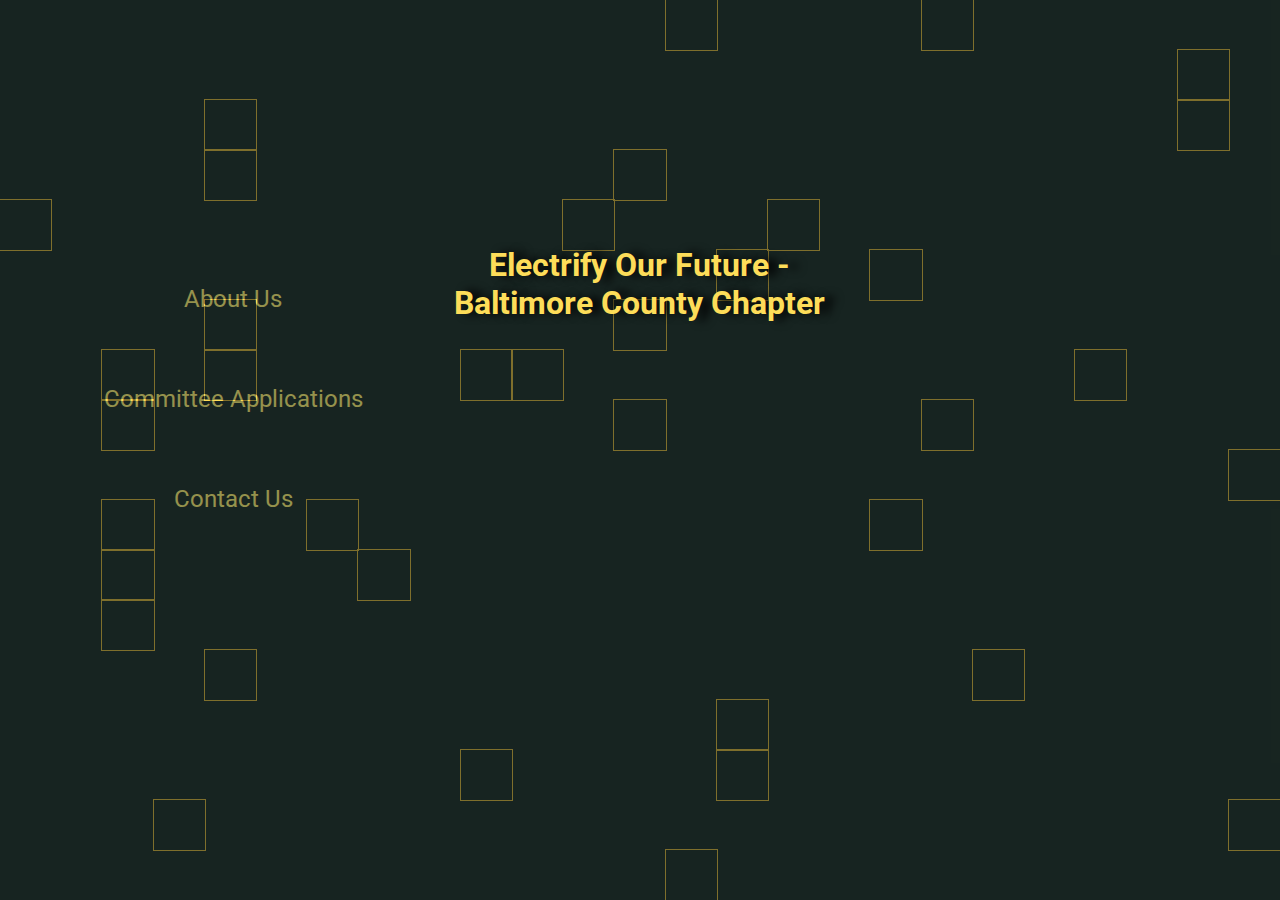
<file: index.html>
<!DOCTYPE html>

<html>
    <head>
        <meta charset="utf-8">
        <meta http-equiv="X-UA-Compatible" content="IE=edge">
        <title> Home </title>
        <meta name="viewport" content="width=device-width, initial-scale=1">
        <link rel="stylesheet" href="styles.css">
        <link rel="apple-touch-icon" sizes="180x180" href="apple-touch-icon.png">
        <link rel="icon" type="image/png" sizes="32x32" href="favicon-32x32.png">
        <link rel="icon" type="image/png" sizes="16x16" href="favicon-16x16.png">
        <link rel="manifest" href="/site.webmanifest">
        <link href="https://fonts.googleapis.com/css2?family=Roboto&display=swap" rel="stylesheet">
        <meta name="description" content="Electrify Our Future Baltimore County (EOFBaltco) is the Baltimore County chapter of the student-founded Maryland initiative to promote environmental sustainability through electrification.">
    </head>
    <body style="overflow:hidden;">
        <nav class="nav-bar" id="mobile-nav" style="background-color: black; display: none;">
            <div class="item left-side" id="lNav">
                <a class='no-style-link' href="about.html">About Us</a>
            </div>
            <div class="item center"> 
                <a class='no-style-link' href="committees.html">Commitee Applications</a>
            </div>
            <div class="item right-side" id="rNav" style="cursor:pointer">
                <a class='no-style-link' onclick="togglePopup('popup-contact')">Contact Us</a>

            </div>
        </nav>
        <div class="main-container">

 
            <div class="popup" id='popup-contact'>
                <div class="overlay" onclick="togglePopup('popup-contact')"></div>
                <div class="popup-content" id="popup-content" style="border-radius:12px;">
                    <div class="close-btn" onclick="togglePopup('popup-contact')">
                        &times;
                    </div>
                    <h1 style="font-size:20px; text-align:center;">Let's Talk</h1>
                    <form style="margin-top:0%; margin-bottom:auto; margin-left: auto; margin-right:auto; " class="contact-form" action="https://formsubmit.co/eofbaltimorecounty@outlook.com" method="POST">
                        <div>
                            <input type="hidden" name="_subject" value="New Email!">
                            <input type="hidden" name="_next" value="https://eofbaltco.netlify.app/form-success.html">
                            <input type="hidden" name="_captcha" value="false">
                            <input type="hidden" name="_template" value="table">
                            <input type="text" style=" padding-left: 5px; width: 30vh; height: 5vh; font-size:15px;" name="name" placeholder="Name" required>
                            <br><br>
                            
                            <input type="email" style="padding-left: 5px; width: 30vh; height: 5vh; font-size: 15px;" name="email" placeholder="Email Address" required>
                            <br><br>

                            <input type="text" style="padding-left: 5px; width: 30vh;height: 10vh; font-size: 15px; " name="message" placeholder="Message" required>
                            <!-- <br><br>
                            <form-label style="font-size: small;">
                                <input type="checkbox" name="tos" required>
                               I have read and agree to the <a class="no-style-link text-link" href="terms.html" target="_blank"> Terms of Service </a> 
                            </form-label> -->
                            <br><br>
                            <form-label  style="font-size: small;">
                                <input type="checkbox" name="privacy" required>
                                I have read and agree to the <a class="no-style-link text-link" href="privacy-policy.html" target="_blank"> Privacy Policy </a> 
                            </form-label>
                            <br><br>
                            <form-label style="font-size: small;">
                                <input type="checkbox" name="coppa" required>
                                I affirm that I am at least 13 years of age or have the consent of a parent/guardian (who has read and agreed to the <a class="no-style-link text-link" href="childrens-privacy-policy.html" target="_blank"> Children's Online Privacy Policy</a>) to submit this form.
                            </form-label>
                            <br><br>

                        </div>
        
                        <button style="width: 20vh; height: 5vh;font-weight: 600;justify-content:center; font-size:15px;  background-color: #fddd59; color:#2f4942; cursor: pointer;" type="submit">Send</button>
                        <h3>OR <br><br> Send us an email at <a class="no-style-link text-link" href="mailto:eofbaltimorecounty@outlook.com" target="_blank"> eofbaltimorecounty@outlook.com</a></h3>

                    </form>     
                </div>
            </div>
            <div class="landing-page">
                <div id="tiles" class="background" style="background-color: #2f4942"> <!--rgb(4,7,32)-->

                </div>
                
                <aside class="sidebar hover-anim" id="home-sidebar">
                    <ol>
                        <li><a class="no-style-link" href="about.html" style="color: #fddd59">About Us</a></li> <!--#8EE3F5-->
                        <li><a class="no-style-link" href="committees.html" style="color: #fddd59;">Committee Applications</a></li> <!--#8EE3F5-->
                        <li><a class="no-style-link" onclick="togglePopup('popup-contact')"style="cursor: pointer; color: #fddd59;" >Contact Us</a></li> <!--#8EE3F5-->
                    </ol>
                </aside>
                <div class="fadeIn-anim title-content">
                    <h1 style="color:#fddd59;"> Electrify Our Future - Baltimore County Chapter </h1> <!--#8EE3F5-->
                </div>
            </div>


        </div>
    </body>
</html>
<script src="tiles.js"></script>
<script src="general.js"></script>
<script src="devicecheck.js"></script>
<script>
    if (isMobile || isTablet){
        document.getElementById('home-sidebar').style.display = "none";
    }
</script>
</file>
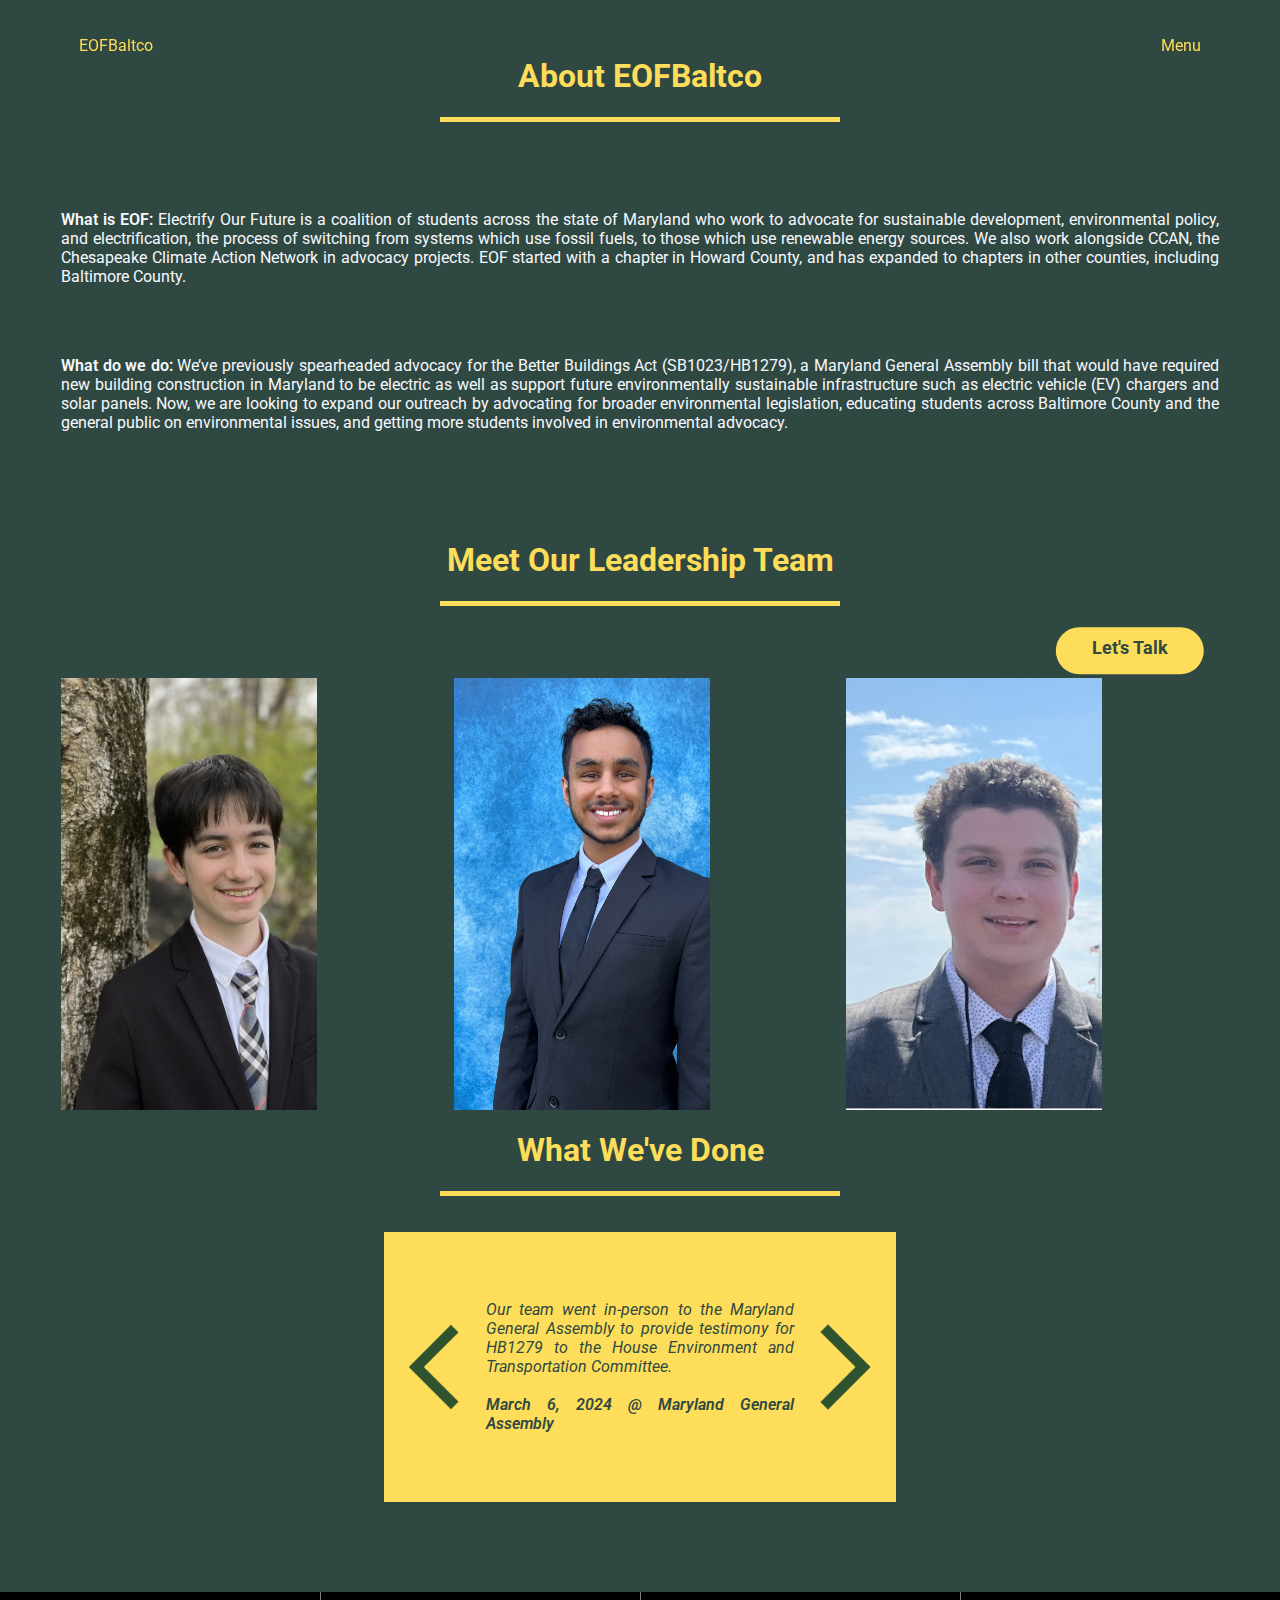
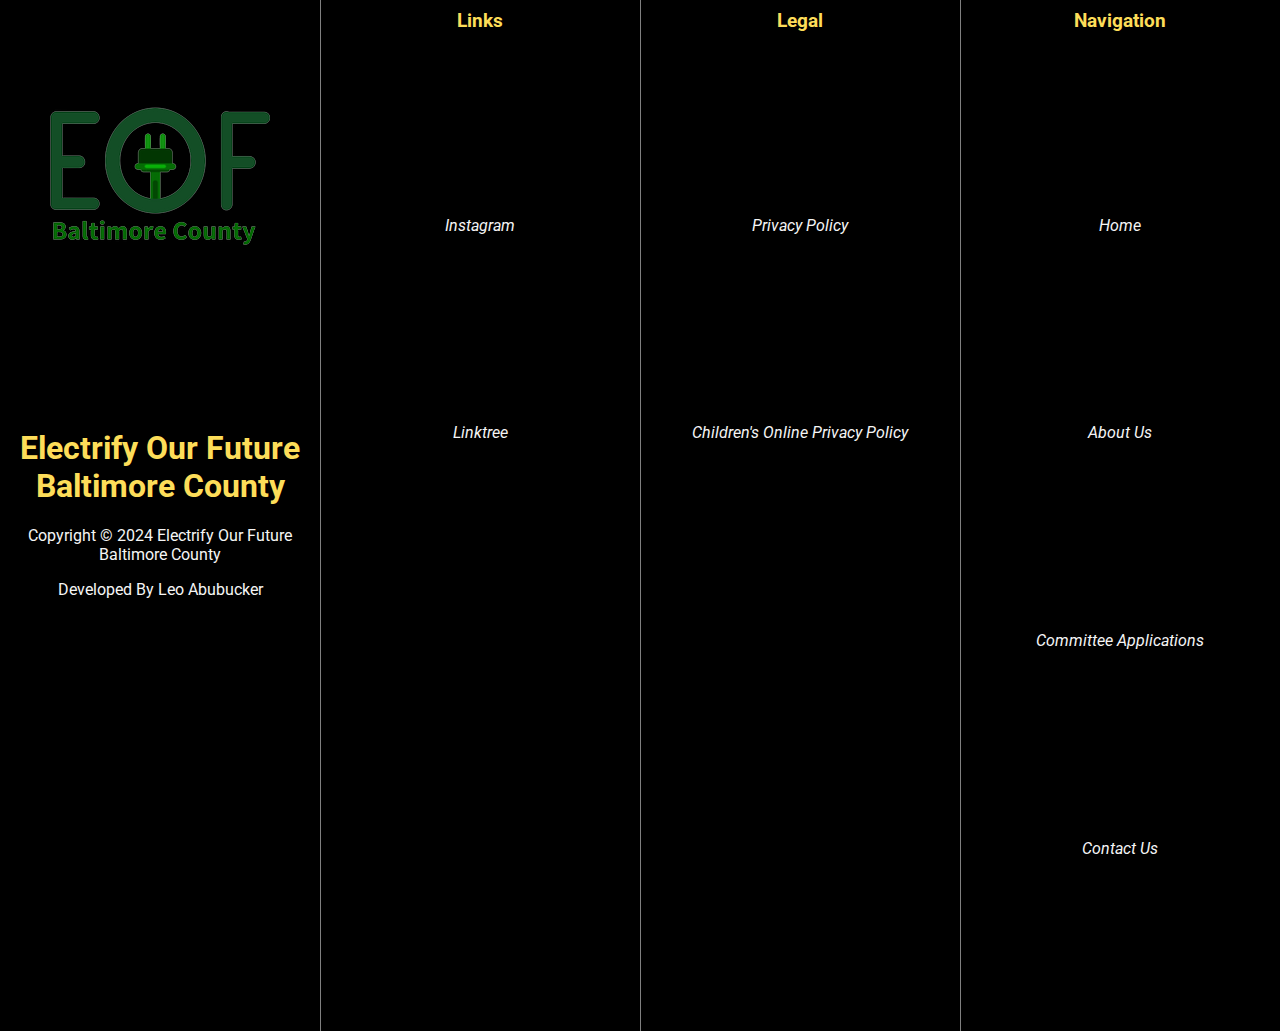
<file: about.html>
<!DOCTYPE html>
<html lang="en">
<head>
    <meta charset="UTF-8">
    <meta http-equiv="X-UA-Compatible" content="IE=edge">
    <meta name="viewport" content="width=device-width, initial-scale=1.0">
    <link rel="stylesheet" href="styles.css">
    <link rel="apple-touch-icon" sizes="180x180" href="apple-touch-icon.png">
    <link rel="icon" type="image/png" sizes="32x32" href="favicon-32x32.png">
    <link rel="icon" type="image/png" sizes="16x16" href="favicon-16x16.png">
    <link rel="manifest" href="/site.webmanifest">
    <link href="https://fonts.googleapis.com/css2?family=Roboto&display=swap" rel="stylesheet">
    <link href="https://fonts.googleapis.com/icon?family=Material+Icons+Outlined" rel="stylesheet">
    <meta name="description" content="Electrify Our Future Baltimore County (EOFBaltco) is the Baltimore County chapter of the student-founded Maryland initiative to promote environmental sustainability through electrification.">
    <title>About Us</title>
</head>
<body>
    <nav class="nav-bar" id="mobile-nav" style="background-color: black; display: none;">
        <div class="item left-side" id="lNav">
            <a class='no-style-link' href="index.html">Home</a>
        </div>
        <div class="item center"> 
            <a class='no-style-link' href="committees.html">Commitee Applications</a>
        </div>
        <div class="item right-side" id="rNav" style="cursor:pointer">
            <a class='no-style-link' onclick="togglePopup('popup-contact')">Contact Us</a>

        </div>
    </nav>
    <div class="main-container" style="background-color: #2f4942"> <!-- rgb(4,7,32)-->

            <nav class="nav-bar" id="nav">
                <div class="item left-side" id="lNav">
                    <a class='no-style-link' href="index.html" style="color:#fddd59">EOFBaltco</a> <!--#8EE3F5-->
                </div>
                <div class="item center" id="cNav" data-scroll="false" style="color:#fddd59"> <!--#8EE3F5--> 
                    About Us
                </div>
                <div class="item right-side" id="rNav" style="cursor:pointer; color:#fddd59;" onclick="toggleMenu()"> <!--#8EE3F5-->
                    Menu

                </div>
            </nav>
            <div class="popup" id='popup-contact'>
                <div class="overlay" onclick="togglePopup('popup-contact')"></div>
                <div class="popup-content" id="popup-content" style="border-radius:12px;">
                    <div class="close-btn" onclick="togglePopup('popup-contact')">
                        &times;
                    </div>
                    <h1 style="font-size:20px; text-align:center;">Let's Talk</h1>
                    <form style="margin-top:0%; margin-bottom:auto; margin-left: auto; margin-right:auto; " class="contact-form" action="https://formsubmit.co/eofbaltimorecounty@outlook.com" method="POST">
                        <div>
                            <input type="hidden" name="_subject" value="New Email!">
                            <input type="hidden" name="_next" value="https://eofbaltco.netlify.app/form-success.html">
                            <input type="hidden" name="_captcha" value="false">
                            <input type="hidden" name="_template" value="table">
                            <input type="text" style=" padding-left: 5px; width: 30vh; height: 5vh; font-size:15px;" name="name" placeholder="Name" required>
                            <br><br>
                            
                            <input type="email" style="padding-left: 5px; width: 30vh; height: 5vh; font-size: 15px;" name="email" placeholder="Email Address" required>
                            <br><br>

                            <input type="text" style="padding-left: 5px; width: 30vh;height: 10vh; font-size: 15px; " name="message" placeholder="Message" required>
                            <!-- <br><br>
                            <form-label style="font-size: small;">
                                <input type="checkbox" name="tos" required>
                               I have read and agree to the <a class="no-style-link text-link" href="terms.html" target="_blank"> Terms of Service </a> 
                            </form-label> -->
                            <br><br>
                            <form-label  style="font-size: small;">
                                <input type="checkbox" name="privacy" required>
                                I have read and agree to the <a class="no-style-link text-link" href="privacy-policy.html" target="_blank"> Privacy Policy </a> 
                            </form-label>
                            <br><br>
                            <form-label style="font-size: small;">
                                <input type="checkbox" name="coppa" required>
                                I affirm that I am at least 13 years of age or have the consent of a parent/guardian (who has read and agreed to the <a class="no-style-link text-link" href="childrens-privacy-policy.html" target="_blank"> Children's Online Privacy Policy</a>) to submit this form.
                            </form-label>
                            <br><br>

                        </div>
        
                        <button style="width: 20vh; height: 5vh;font-weight: 600;justify-content:center; font-size:15px;  background-color: #fddd59; color:#2f4942; cursor: pointer;" type="submit">Send</button>
                        <h3>OR <br><br> Send us an email at <a class="no-style-link text-link" href="mailto:eofbaltimorecounty@outlook.com" target="_blank"> eofbaltimorecounty@outlook.com</a></h3>

                    </form>   
                    
                </div>
            </div>
            <div class="content-page">
                <a id="contactButton" class="contact-button" onclick="togglePopup('popup-contact')"> Let's Talk</a>
                <aside class="sidebar" id="sideMenu">
                    <ol class="hover-anim">
                        <li><a class="no-style-link" href="index.html" style="color: #fddd59">Home</a></li><!--#8EE3F5-->
                        <li><a class="no-style-link" href="about.html" style="color: #fddd59">About Us</a></li><!--#8EE3F5-->
                        <li><a class="no-style-link" href="committees.html" style="color: #fddd59">Committee Applications</a></li><!--#8EE3F5-->
                        <li><a class="no-style-link" onclick="togglePopup('popup-contact')"style="cursor: pointer; color:#fddd59" >Contact Us</a></li><!--#8EE3F5-->
                    </ol>
                </aside>
                <div class="details" id="details" onclick="hideMenu()" style="display:grid;">
                    <div class="detail detail1" id="detail1">
                        <h1> About EOFBaltco </h1>
                        <div class="underline lSlide-anim"></div>
                        
                    </div>
                    <div class="detail detail2" style="color:ghostwhite;">
                        <p><bold>What is EOF:</bold> Electrify Our Future is a coalition of students across the state of Maryland who work to advocate for sustainable development, environmental policy, and electrification, the process of switching from systems which use fossil fuels, to those which use renewable energy sources. We also work alongside CCAN, the Chesapeake Climate Action Network in advocacy projects. EOF started with a chapter in Howard County, and has expanded to chapters in other counties, including Baltimore County.</p>
                        <br><br>
                        <p><bold>What do we do:</bold> We’ve previously spearheaded advocacy for the Better Buildings Act (SB1023/HB1279), a Maryland General Assembly bill that would have required new building construction in Maryland to be electric as well as support future environmentally sustainable infrastructure such as electric vehicle (EV) chargers and solar panels. Now, we are looking to expand our outreach by advocating for broader environmental legislation, educating students across Baltimore County and the general public on environmental issues, and getting more students involved in environmental advocacy.</p>
                    </div>
                    <div class="detail detail3">
                        <h1> Meet Our Leadership Team </h1>
                        <div class="underline lSlide-anim"></div>
                    </div>
                    <div class="detail detail4 gridDetail" >
                        <div class="detail4 subdetail" onmouseover="infoReveal(0)" onmouseleave="infoHide(0)">
                            <div class="cover" style=" background-image:url('saan_rhyne.jpg'); background-size: cover; height: 48vh;">
                               
                            </div>
                            <div class="content" style="color:ghostwhite;">
                                <p><bold>Saan Rhyne</bold> is an incoming freshman at Eastern Tech HS, enrolled in the Law & Public Policy program. He has been involved in student council and advocacy since 6th grade, currently serves on the Baltimore County Student Councils, and also serves as the Environmental Affairs Coordinator for the Maryland Association of Student Councils. Outside of student advocacy, he is interested in technology & cybersecurity, plays baseball, and practices martial arts.</p>
                            </div>
                        </div>
                        <div class="detail4 subdetail" onmouseover="infoReveal(1)" onmouseleave="infoHide(1)">
                            <div class="cover" style=" background-image:url('leo_abubucker.jpg'); background-size: cover; background-repeat: no-repeat; height: 48vh;">
                               
                            </div>
                            <div class="content"  style="color:ghostwhite;">
                                <p><bold>Leo Abubucker</bold> is a rising senior at Towson HS. He has participated in student leadership for four years, currently serving as the Environmental Committee chair on the Baltimore County Student Councils' Executive Board as well as a workshop presenter and an Environmental Affairs Committee Member for the Maryland Association of Student Councils. Outside of student advocacy, he is deeply passionate about programming and engineering, being the club president of Towson HS' robotics team and doing personal projects such as this website. He also enjoys biking, swimming, and lifeguarding!</p>
                            </div>
                        </div>
                        <div class="detail4 subdetail" onmouseover="infoReveal(2)" onmouseleave="infoHide(2)">
                            <div class="cover" style=" background-image:url('brahnan_greben.PNG'); background-size: cover; height:48vh;">
                               
                            </div>
                            <div class="content"  style="color:ghostwhite;">
                                <p><bold>Brahnan Greben</bold> is a rising senior at Towson HS. He has participated in student advocacy for four years, currently serving as a Central Regional Representative on the Baltimore
                                County
                                Student Councils'
                                Executive Board as well as a workshop presenter. Otherwise, Brahnan is an active leader within the Towson Model United Nations and Morning Announcements clubs. In his free time, Brahnan enjoys walking his dog, cooking and learning about geography.</p>
                                                            </div>
                        </div>

                        <!-- <div class="detail4 subdetail" onmouseover="infoReveal(3)" onmouseleave="infoHide(3)">
                            <div class="cover" >
                                <h1>Lexi Sperry</h1>
                            </div>
                            <div class="content"  style="color:ghostwhite;">
                                Lorem ipsum dolor sit amet, consectetur adipiscing elit, sed do eiusmod tempor incididunt ut labore et dolore magna aliqua. Ut enim ad minim veniam, quis nostrud exercitation ullamco laboris nisi ut aliquip ex ea commodo consequat. Duis aute irure dolor in reprehenderit in voluptate velit esse cillum dolore eu fugiat nulla pariatur. Excepteur sint occaecat cupidatat non proident, sunt in culpa qui officia deserunt mollit anim id est laborum.
                            </div>
                        </div> -->
                    </div>
                    
                     <!-- <div class="detail detail5 gridDetail" >
                        <div class="detail5 subdetail" onmouseover="infoReveal(3)" onmouseleave="infoHide(3)">
                            <div class="cover" >
                                <h1>Smooth Animation</h1>
                            </div>
                            <div class="content">
                               <p>While all websites are different, most modern websites feature clean animations to increase user awareness and retention.
                                <br><br>
                                That's why Lyka will incorporate subtle but crucial JS and CSS based animations to make your website just that much better.</p>
                            </div>
                        </div>
                        <div class="detail5 subdetail" onmouseover="infoReveal(4)" onmouseleave="infoHide(4)">
                            <div class="cover" >
                                <h1>High Quality Visuals</h1>
                            </div>
                            <div class="content">
                               <p>Lyka procures high quality and relevant visuals to supplement the text information on your website.
                                <br><br>
                                Additionally, Lyka allows our clients to send us visuals and we will expertly fit them in to the website.</p>   
                            </div>
                        </div>
                        <div class="detail5 subdetail" onmouseover="infoReveal(5)" onmouseleave="infoHide(5)">
                            <div class="cover" >
                                <h1>Free Hosting</h1>
                            </div>
                            <div class="content">
                               <p>At Lyka, we understand that you most likely will not have a domain, but you want to quickly make your website public.
                                <br><br>
                                While we highly recommend you purchase a domain to make your website more professional, we will host your website for free on the Netlify domain (.netlify.app) until a domain is purchased.</p>
                            </div>
                        </div> -->

                            
                        <!-- </div> -->
                        <div class="detail detail6">
                            <h1> What We've Done </h1>
                            <div class="underline lSlide-anim"></div>
                        </div>
                        <div class="detail detail7 accomplishment" id="accomplishment">
                            <div class="accomplishment-arrow" style="background-image: url('left-arrow2.png');" onclick="prevAccomplishment()">
                            </div>
                            <div class="accomplishment-content" style="display:none;">
                                <p> 
                                    Our team went in-person to the Maryland General Assembly to provide testimony for HB1279 to the House Environment and Transportation Committee.
                                    <br><br>
                                <bold> March 6, 2024 @ Maryland General Assembly</bold>
                                </p>
                            </div>

                            <div class="accomplishment-content" style="display:none;">
                                <p> 
                                    Our team went in-person to the Maryland General Assembly to provide testimony for SB1023 to the Senate Education, Energy, and the Environment Committee.
                                    <br><br>
                                <bold> March 4, 2024 @ Maryland General Assembly</bold>
                                </p>
                            </div>

                            <div class="accomplishment-content" style="display:none;">
                                <p> 
                                    Members of our team who also sit on the Baltimore County Student Councils (BCSC) Executive Board successfully got BCSC legislation passed to officially have BCSC support SB1023/HB1279.
                                    <br><br>
                                <bold> February 7, 2024 @ Baltimore County Student Councils Executive Board Meeting</bold>
                                </p>
                            </div>

                            <div class="accomplishment-content" style="display:none;">
                                <p> 
                                    Our team decided to focus our electrification efforts on advocating for the passage of the 2024 Maryland Better Buildings Act (SB1023/HB1279) which would require new buildings to not use fossil fuels and have certain sustainable infrastructure such as EV chargers and solar panels.
                                    <br><br>
                                <bold> January 8, 2024</bold>
                                </p>
                            </div>
                            <div class="accomplishment-arrow" style="background-image: url('right-arrow2.png');" onclick="nextAccomplishment()">

                            </div>
                        </div>
                </div>
            </div>

            <footer>

                <div class="item logo" style="grid-row: span 2; justify-content: center; display: grid;">
                    <img src="EOF_Baltco_Logo.png">
                </div>
                <div class="item company">
                    <h1 style="color:#fddd59"> Electrify Our Future <br> Baltimore County</h1>
                    <p>Copyright © 2024 Electrify Our Future Baltimore County</p>
                    <p>Developed By Leo Abubucker</p>
                </div>
    
                <div class="item placeholder"></div>
                <div class="item placeholder"></div>
                <div class="item lHeader" >
                    <h3 style="color: #fddd59;"> Links </h3>
                </div>
    
                <div class=" item instagram">
                    <p class="text-link" onclick="window.open('https://www.instagram.com/eof.baltco')"> Instagram </p>
                </div>
    
                <div class=" item fiverr">
                    <p class="text-link" onclick="window.open('https://linktr.ee/eof.baltco')"> Linktree </p>
                </div> 
                <div class="item placeholder"></div>
                <div class="item placeholder"></div>
                
                <div class="item cHeader">
                    <h3 style="color:#fddd59;"> Legal </h3>
                </div>
    
                <div class=" item privacy">
                    <p class="text-link" onclick="window.open('privacy-policy.html')"> Privacy Policy </p>
                </div> 
     
                <div class="item childrensPrivacy">
                    <p class="text-link" onclick="window.open('childrens-privacy-policy.html')"> Children's Online Privacy Policy </p>              
                </div>
                <div class=" item tos">
                    <!-- <p class="text-link" onclick="window.open('terms.html')"> Terms of Service </p> -->
                </div> 
                <div class="item placeholder"></div>
    
                <div class="item rHeader">
                    <h3 style="color:#fddd59;"> Navigation </h3>
                </div>
                <div class=" item home">
                    <p class="text-link" onclick="window.location.href='index.html';"> Home</p>
                </div> 
                <div class=" item about">
                    <p class="text-link" onclick="window.location.href='about.html';"> About Us </p>
                </div> 
                <div class=" item services">
                    <p class="text-link" onclick="window.location.href='committees.html';"> Committee Applications</p>
                </div> 
                <div class=" item contact">
                    <p class="text-link" onclick="togglePopup('popup-contact')"> Contact Us </p>
                </div> 
            </footer>
    </div>
</body>
</html>
<script src="general.js"></script>
<script src="devicecheck.js"></script>
<script src="accomplishmentCarousel.js"></script>
<script>
    if (isMobile || isTablet){
        document.getElementById('nav').style.display = "none";
        document.getElementById('detail1').style.marginTop = "20px";
        document.getElementById("contactButton").dataset.mobile = "true";
        // document.getElementsByTagName('footer')[0].dataset.mobile = "true";
        document.getElementById('details').style.display = "block";
        document.getElementById('accomplishment').style.width = "90vw";
        document.getElementsByTagName('footer')[0].dataset.mobile = "true";
        document.getElementById("accomplishment").style.height = "45vh !important";
    }
</script>
</file>
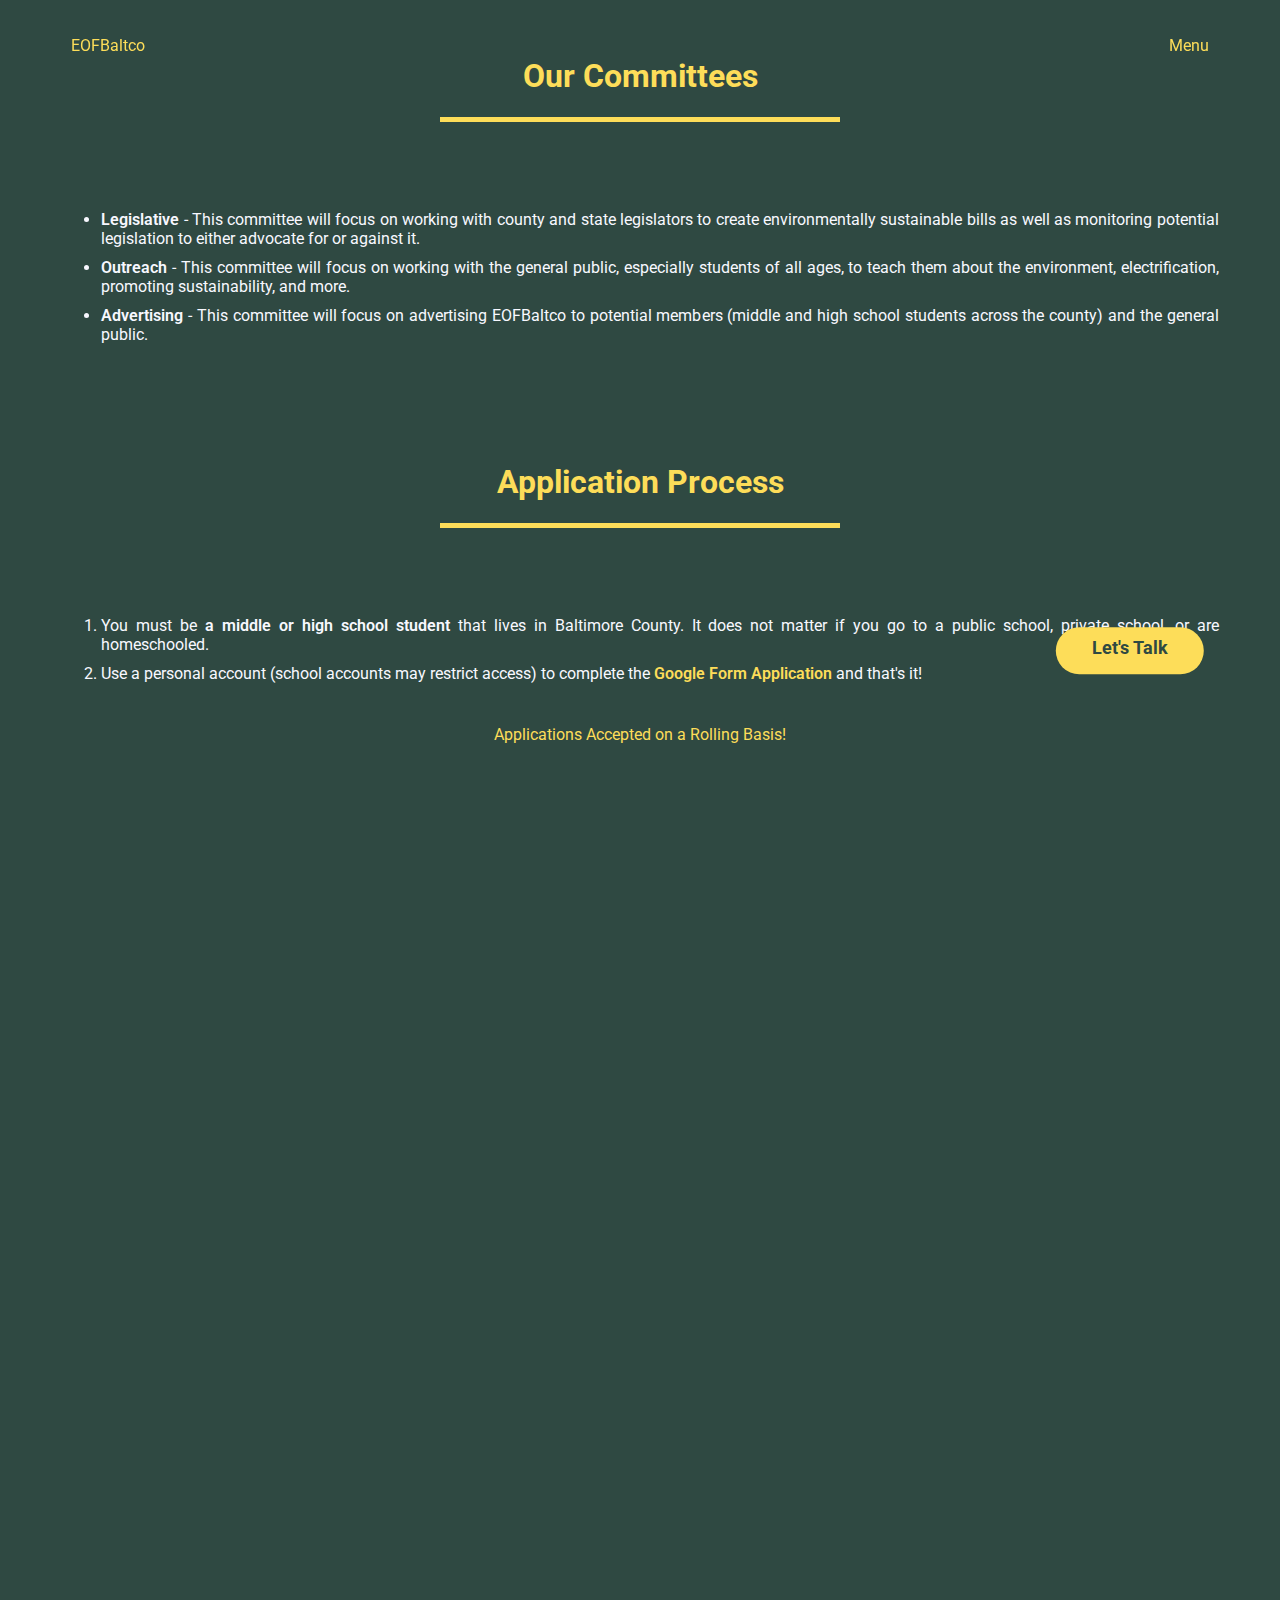
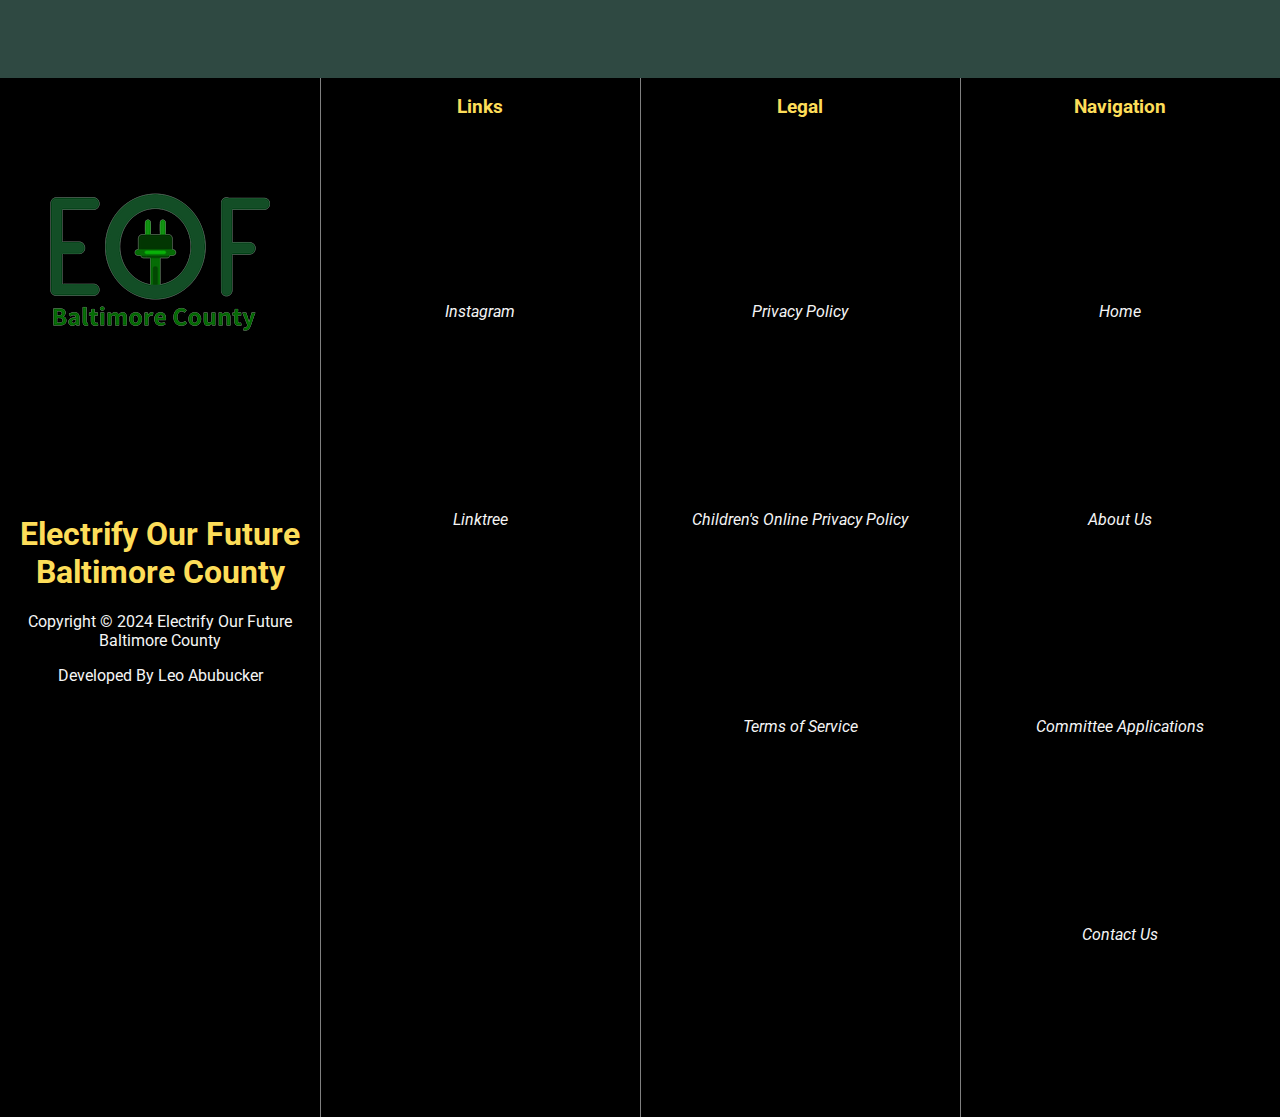
<file: committees.html>
<!DOCTYPE html>
<html lang="en">
<head>
    <meta charset="UTF-8">
    <meta http-equiv="X-UA-Compatible" content="IE=edge">
    <meta name="viewport" content="width=device-width, initial-scale=1.0">
    <link rel="stylesheet" href="styles.css">
    <link rel="apple-touch-icon" sizes="180x180" href="apple-touch-icon.png">
    <link rel="icon" type="image/png" sizes="32x32" href="favicon-32x32.png">
    <link rel="icon" type="image/png" sizes="16x16" href="favicon-16x16.png">
    <link rel="manifest" href="/site.webmanifest">
    <link href="https://fonts.googleapis.com/css2?family=Roboto&display=swap" rel="stylesheet">
    <link href="https://fonts.googleapis.com/icon?family=Material+Icons+Outlined" rel="stylesheet">
    <meta name="description" content="Attention Baltimore County 6-12 grade students. Join one of our committees today to earn leadership experience and help the environment.">
    <title>Committee Applications</title>
</head>
<body>
    <nav class="nav-bar" id="mobile-nav" style="background-color: black; display: none;">
        <div class="item left-side" id="lNav">
            <a class='no-style-link' href="index.html">Home</a>
        </div>
        <div class="item center"> 
            <a class='no-style-link' href="about.html">About Us</a>
        </div>
        <div class="item right-side" id="rNav" style="cursor:pointer">
            <a class='no-style-link' onclick="togglePopup('popup-contact')">Contact Us</a>

        </div>
    </nav>
    <div class="main-container" style="background-color: #2f4942;">
            <nav class="nav-bar" id="nav">
                <div class="item left-side" id="lNav">
                    <a class='no-style-link' href="index.html" style="color: #fddd59">EOFBaltco</a>
                </div>
                <div class="item center" id="cNav" data-scroll="false" style="color: #fddd59">
                    Committee Applications
                </div>
                <div class="item right-side" id="rNav" style="cursor:pointer; color:#fddd59;" onclick="toggleMenu()"  >
                    Menu

                </div>
            </nav>
            <div class="popup" id='popup-contact'>
                <div class="overlay" onclick="togglePopup('popup-contact')"></div>
                <div class="popup-content" id="popup-content" style="border-radius:12px;">
                    <div class="close-btn" onclick="togglePopup('popup-contact')">
                        &times;
                    </div>
                    <h1 style="font-size:20px; text-align:center;">Let's Talk</h1>
                    <form style="margin-top:0%; margin-bottom:auto; margin-left: auto; margin-right:auto; " class="contact-form" action="https://formsubmit.co/eofbaltimorecounty@outlook.com" method="POST">
                        <div>
                            <input type="hidden" name="_subject" value="New Email!">
                            <input type="hidden" name="_next" value="https://eofbaltco.netlify.app/form-success.html">
                            <input type="hidden" name="_captcha" value="false">
                            <input type="hidden" name="_template" value="table">
                            <input type="text" style=" padding-left: 5px; width: 30vh; height: 5vh; font-size:15px;" name="name" placeholder="Name" required>
                            <br><br>
                            
                            <input type="email" style="padding-left: 5px; width: 30vh; height: 5vh; font-size: 15px;" name="email" placeholder="Email Address" required>
                            <br><br>

                            <input type="text" style="padding-left: 5px; width: 30vh;height: 10vh; font-size: 15px; " name="message" placeholder="Message" required>
                            <!-- <br><br>
                            <form-label style="font-size: small;">
                                <input type="checkbox" name="tos" required>
                               I have read and agree to the <a class="no-style-link text-link" href="terms.html" target="_blank"> Terms of Service </a> 
                            </form-label> -->
                            <br><br>
                            <form-label  style="font-size: small;">
                                <input type="checkbox" name="privacy" required>
                                I have read and agree to the <a class="no-style-link text-link" href="privacy-policy.html" target="_blank"> Privacy Policy </a> 
                            </form-label>
                            <br><br>
                            <form-label style="font-size: small;">
                                <input type="checkbox" name="coppa" required>
                                I affirm that I am at least 13 years of age or have the consent of a parent/guardian (who has read and agreed to the <a class="no-style-link text-link" href="childrens-privacy-policy.html" target="_blank"> Children's Online Privacy Policy</a>) to submit this form.
                            </form-label>
                            <br><br>

                        </div>
        
                        <button style="width: 20vh; height: 5vh;font-weight: 600;justify-content:center; font-size:15px;  background-color: #fddd59; color:#2f4942; cursor: pointer;" type="submit">Send</button>
                        <h3>OR <br><br> Send us an email at <a class="no-style-link text-link" href="mailto:eofbaltimorecounty@outlook.com" target="_blank"> eofbaltimorecounty@outlook.com</a></h3>

                    </form>   
                </div>
            </div>
            <div class="content-page">
                <a id="contactButton" class="contact-button" onclick="togglePopup('popup-contact')"> Let's Talk</a>
                <aside class="sidebar" id="sideMenu">
                    <ol class="hover-anim">
                        <li><a class="no-style-link" href="index.html">Home</a></li>
                        <li><a class="no-style-link" href="about.html">About Us</a></li>
                        <li><a class="no-style-link" href="committees.html">Committee Applications</a></li>
                        <li><a class="no-style-link" onclick="togglePopup('popup-contact')" style="cursor: pointer;">Contact Us</a></li>
                    </ol>
                </aside>
                <div class="details" onclick="hideMenu()">
                    <div class="detail detail1" id="detail1">
                        <h1> Our Committees </h1>
                        <div class="underline lSlide-anim"></div>
                        
                    </div>
                    <div class="detail detail2" id="detail2">
                        <ul style="color:ghostwhite;"> 
                            <li> <bold>Legislative</bold> - This committee will focus on working with county and state legislators to create environmentally sustainable bills as well as monitoring potential legislation to either advocate for or against it.</li> 
                            <li> <bold>Outreach</bold> - This committee will focus on working with the general public, especially students of all ages, to teach them about the environment, electrification, promoting sustainability, and more.</li> 
                            <li> <bold>Advertising</bold> - This committee will focus on advertising EOFBaltco to potential members (middle and high school students across the county) and the general public.</li> 
                        </ul>
                    </div>
                    <div class="detail detail3">
                        <h1> Application Process </h1>
                        <div class="underline lSlide-anim"></div>
                    </div>
                    <div class="detail detail4" >
                        <ol style="color:ghostwhite;"> 
                            <li> You must be <bold>a middle or high school student</bold> that lives in Baltimore County. It does not matter if you go to a public school, private school, or are homeschooled.</li> 
                            <li> Use a personal account (school accounts may restrict access) to complete the <bold><a class="no-style-link" href="https://forms.gle/epGBWQ7FB9aV3t9q6" target="_blank">Google Form Application</a></bold> and that's it!</li>  
                        </ol>
                        <p>Applications Accepted on a Rolling Basis!</p>
                    </div>

                    <div class="detail detail5">
                        <iframe src="https://docs.google.com/forms/d/e/1FAIpQLSfsKv5_Y78h9wvxVTJOkhlzbpyLzIiphQnDbvxWDlh_VLtmLg/viewform" width="1200" height="720" frameborder="0" marginheight="0" marginwidth="0" id="desktopFormEmbed">Loading…</iframe>               
                         <h3 id="mobileFormLink" style="display:none; text-decoration: underline;"><a class="no-style-link" href="https://forms.gle/epGBWQ7FB9aV3t9q6" target="_blank">https://forms.gle/epGBWQ7FB9aV3t9q6</a></h3>
                    </div>
                    
                     <!-- <div class="detail detail5 gridDetail" >
                        <div class="detail5 subdetail" onmouseover="infoReveal(0)" onmouseleave="infoHide(0)">
                            <div class="cover" >
                                <h1>Basic $250</h1>
                            </div>
                            <div class="content">
                               <p>Full design customization. Eye-catching design. Up to 2 pages. 2 week delivery time. 2 week free support*. User-friendly contact form.</p>
                            </div>
                        </div>
                        <div class="detail5 subdetail" onmouseover="infoReveal(1)" onmouseleave="infoHide(1)">
                            <div class="cover" >
                                <h1>Standard $500</h1>
                            </div>
                            <div class="content">
                               <p>Everything in the Basic Plan but more:
                                <br><br>
                                Up to 5 pages. JavaScript animations. Desktop responsive design. 4 week delivery time. 4 week free support*.</p>   
                            </div>
                        </div>
                        <div class="detail5 subdetail" onmouseover="infoReveal(2)" onmouseleave="infoHide(2)">
                            <div class="cover" >
                                <h1>Premium $1000</h1>
                            </div>
                            <div class="content">
                               <p>Everything in the Standard Plan but even more:
                                <br><br>
                                Up to 10 pages. Full responsive design (including mobile). 8 week delivery time. 8 week free support*.</p>
                            </div>
                        </div>
                    </div>
                    <div class="detail detail6" >
                        <p style="text-align: justify;">
                        *Free support is defined as small maintenance changes to the text or other already present aspects of the website. Free support does not include the addition of new aspects. Whether a task is considered free support is at sole discretion of Lyka.
                        </p>
                    </div> -->
                </div>
            </div>

            <footer>

                <div class="item logo" style="grid-row: span 2; justify-content: center; display: grid;">
                    <img src="EOF_Baltco_Logo.png">
                </div>
                <div class="item company">
                    <h1 style="color:#fddd59"> Electrify Our Future <br> Baltimore County</h1>
                    <p>Copyright © 2024 Electrify Our Future Baltimore County</p>
                    <p>Developed By Leo Abubucker</p>
                </div>
    
                <div class="item placeholder"></div>
                <div class="item placeholder"></div>
                <div class="item lHeader" >
                    <h3 style="color: #fddd59;"> Links </h3>
                </div>
    
                <div class=" item instagram">
                    <p class="text-link" onclick="window.open('https://www.instagram.com/eof.baltco')"> Instagram </p>
                </div>
    
                <div class=" item fiverr">
                    <p class="text-link" onclick="window.open('https://linktr.ee/eof.baltco')"> Linktree </p>
                </div> 
                <div class="item placeholder"></div>
                <div class="item placeholder"></div>
                
                <div class="item cHeader">
                    <h3 style="color:#fddd59;"> Legal </h3>
                </div>
    
                <div class=" item privacy">
                    <p class="text-link" onclick="window.open('privacy-policy.html')"> Privacy Policy </p>
                </div> 
     
                <div class="item childrensPrivacy">
                    <p class="text-link" onclick="window.open('childrens-privacy-policy.html')"> Children's Online Privacy Policy </p>              
                </div>
                <div class=" item tos">
                    <p class="text-link" onclick="window.open('terms.html')"> Terms of Service </p>
                </div> 
                <div class="item placeholder"></div>
    
                <div class="item rHeader">
                    <h3 style="color:#fddd59;"> Navigation </h3>
                </div>
                <div class=" item home">
                    <p class="text-link" onclick="window.location.href='index.html';"> Home</p>
                </div> 
                <div class=" item about">
                    <p class="text-link" onclick="window.location.href='about.html';"> About Us </p>
                </div> 
                <div class=" item services">
                    <p class="text-link" onclick="window.location.href='committees.html';"> Committee Applications</p>
                </div> 
                <div class=" item contact">
                    <p class="text-link" onclick="togglePopup('popup-contact')"> Contact Us </p>
                </div> 
            </footer>
    </div>
</body>
</html>
<script src="general.js"></script>
<script src="devicecheck.js"></script>
<script>
    if (isMobile || isTablet){
        document.getElementById('nav').style.display = "none";
        document.getElementById('detail1').style.marginTop = "20px";
        document.getElementById("contactButton").dataset.mobile = "true";
        document.getElementsByTagName('footer')[0].dataset.mobile = "true";
        document.getElementById('desktopFormEmbed').dataset.mobile = "true";
        document.getElementById('mobileFormLink').dataset.mobile = "true";
    }
</script>
</file>
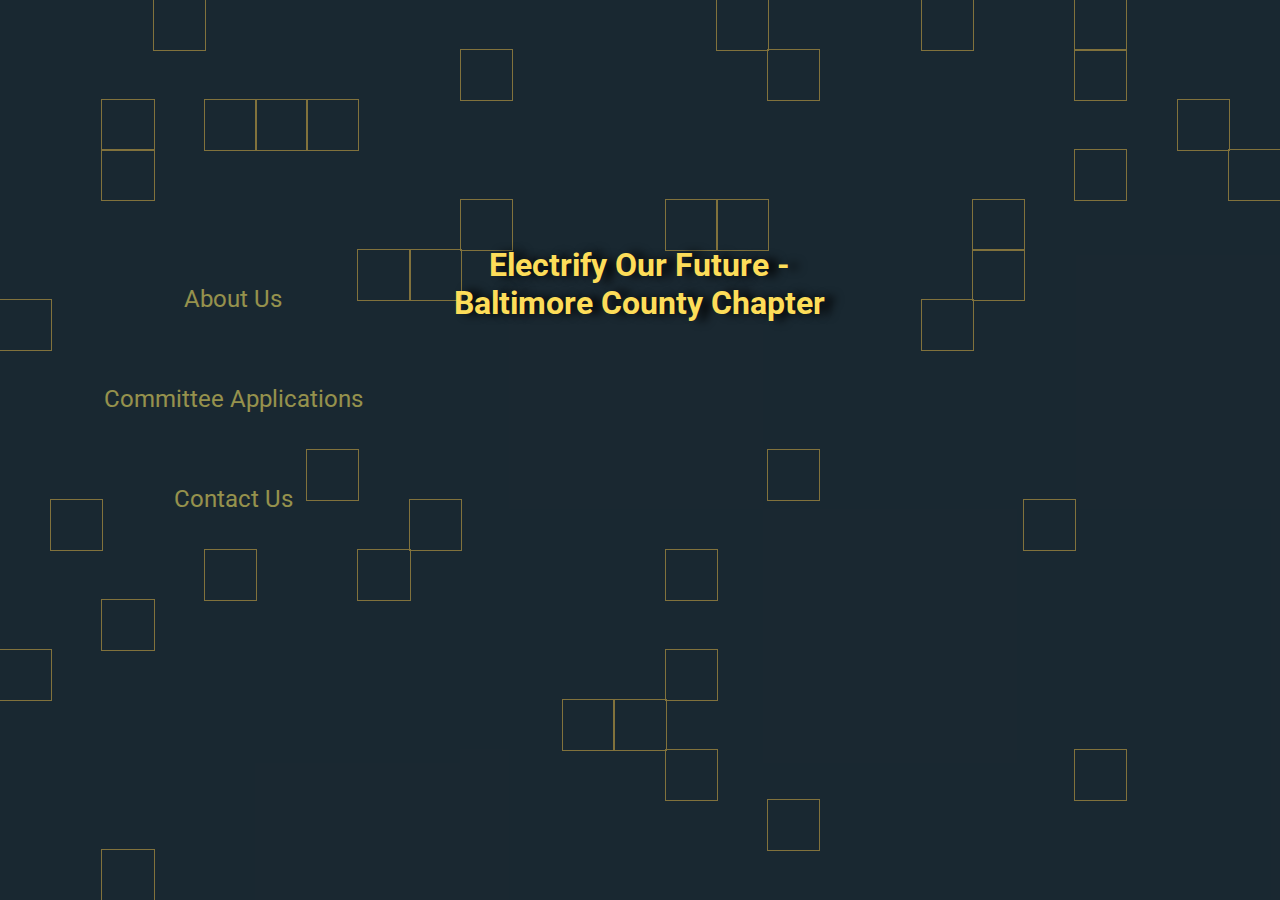
<file: form-success.html>
<!DOCTYPE html>
<html lang="en">
<head>
    <meta charset="UTF-8">
    <meta http-equiv="X-UA-Compatible" content="IE=edge">
    <meta name="viewport" content="width=device-width, initial-scale=1.0">
    <link rel="stylesheet" href="styles.css">
    <link rel="apple-touch-icon" sizes="180x180" href="apple-touch-icon.png">
    <link rel="icon" type="image/png" sizes="32x32" href="favicon-32x32.png">
    <link rel="icon" type="image/png" sizes="16x16" href="favicon-16x16.png">
    <link rel="manifest" href="/site.webmanifest">
    <link href="https://fonts.googleapis.com/css2?family=Roboto&display=swap" rel="stylesheet">
    <link href="https://fonts.googleapis.com/icon?family=Material+Icons+Outlined" rel="stylesheet">
    <title>Form Submitted</title>
</head>
<body onload="togglePopup('popup-contact')">
    <nav class="nav-bar" id="mobile-nav" style="background-color: black; display: none;">
        <div class="item left-side" id="lNav">
            <a class='no-style-link' href="index.html">Home</a>
        </div>
        <div class="item center"> 
            <a class='no-style-link' href="committees.html">Committee Applications</a>
        </div>
        <div class="item right-side" id="rNav" style="cursor:pointer">
            <a class='no-style-link' onclick="togglePopup('popup-contact')">Contact Us</a>

        </div>
    </nav>
    <div class="main-container" style="background-color: rgb(4, 7, 32)">

            <div class="popup" id='popup-contact' >
                <div class="overlay" onclick="togglePopup('popup-contact')"></div>
                <div class="popup-content" id="popup-content" style="border-radius:12px;">
                    <div class="close-btn" onclick="window.location.href = 'index.html';">
                        &times;
                    </div>
                    <h1 style="font-size:20px; text-align:center;">Thank You</h1>
                    <p style="font-size: large;"> Please expect an email within 48 hours from <br><br> <bold><a class="no-style-link text-link" href="mailto:eofbaltimorecounty@outlook.com" target="_blank"> eofbaltimorecounty@outlook.com</a></bold><br><br>
                    Make sure to check your junk/spam folder and add this email to your contacts.
                    </p>
                    <button style="width: 20vh; height: 5vh;font-weight: 600;justify-content:center; font-size:15px; background-color: #fddd59; color:#2f4942; cursor: pointer;"  onclick="window.location.href = 'index.html';">Return Home</button>
              
                    
                </div>
                <div class="landing-page">
                    <div id="tiles" class="background" style="background-color: #2f4942"> <!--rgb(4,7,32)-->
    
                    </div>
                    
                    <aside class="sidebar hover-anim" id="home-sidebar">
                        <ol>
                            <li><a class="no-style-link" href="about.html" style="color: #fddd59">About Us</a></li> <!--#8EE3F5-->
                            <li><a class="no-style-link" href="committees.html" style="color: #fddd59;">Committee Applications</a></li> <!--#8EE3F5-->
                            <li><a class="no-style-link" onclick="togglePopup('popup-contact')"style="cursor: pointer; color: #fddd59;" >Contact Us</a></li> <!--#8EE3F5-->
                        </ol>
                    </aside>
                    <div class="fadeIn-anim title-content">
                        <h1 style="color:#fddd59;"> Electrify Our Future - Baltimore County Chapter </h1> <!--#8EE3F5-->
                    </div>
                </div>
    </div>
</body>
</html>

<script src="general.js"></script>
<script src="tiles.js"></script>
<script src="devicecheck.js"></script>
<script>
    if (isMobile || isTablet){
        document.getElementById('home-sidebar').style.display = "none";
    }
</script>
</file>
<file: styles.css>
/* Animations */
@keyframes fadeIn{
    from{
        opacity:0;
    }
    to{
        opacity: 1;
    }
}

@keyframes fadeOut{
    from{
        opacity: 1;
    }
    to{
        opacity: 0;
    }
}
@keyframes textOpacityUp{
    from{
        opacity: 0.1;
    }
    to{
        opacity: 1;
    }
}
@keyframes textOpacityReset{
    from{
        opacity: 1;
    }
    to{
        opacity: 0.1;
    }
}
@keyframes hover{
    0%,  100%{
        transform:translateY(0);
    }
    50%{
        transform:translateY(-10px);
    }
}
@keyframes lSlide{
    0%{
        transform:translateX(-500px);
    }
    100%{
        transform:translateX(0);
    }
}

@media (max-height:900px){
    .detail4 .content p{
        font-size: 13px;
    }
    .popup-content{
        height:90vh !important;
        }
}

@media (max-height:800px){
    .accomplishment{
        height: 40vh !important;
    }
    .popup-content{
        height:97vh !important;
        }
    .popup-content h3{
        font-size: 13px !important;
    }
}

@media (max-width:1300px) and (max-height:750px){
    .detail4 .content p{
        font-size: 11px;
    }
}
.fadeIn-anim{
    animation: fade 1.5s ease-in-out
}

.fadeOut-anim{
    animation: fadeOut 1s ease-in 
}
.hover-anim{
    animation:hover 2s infinite ease-in-out
}
.lSlide-anim{
    animation:lSlide 0.5s ease-in
}
/* Styles */
body{
    margin:0;
    font-family: 'Roboto', sans-serif;
    overflow-x:hidden;

}
.main-container{
    display:flex;
    flex-direction: column;
    background-color:black;
}

.nav-bar{
    display:grid;
    /* background-color:rgba(0,0,0, 0.1); */
    min-height:10vh;
    grid-auto-flow: column;
    color:whitesmoke;
    position:fixed;
    width: 100vw;
    z-index: 4;
}

.nav-bar .item{
    display: flex;
    align-items: center;
    justify-content: center;
}

#cNav[data-scroll="false"]{
    opacity:0;
}
#cNav[data-scroll="true"]{
    opacity:1;
}
.nav-bar .center{
    grid-column: auto / span 5;
}

.landing-page{
    display:grid;
    min-width: 100vw;
    min-height:90vh;
    grid-template-columns: repeat(3, 1fr);
    grid-template-rows: repeat(4, 1fr);
}

.landing-page .background{
    height: 100vh;
    width:100vw;
    grid-row:1/end;
    grid-column: 1/end;
    opacity:0.5;
}

 .sidebar{

    text-align: center;
    color:whitesmoke;
    font-size: x-large;
    
}

.sidebar ol{
    list-style:none;
    line-height: 100px;
}

.landing-page .sidebar{
    grid-row: 2 / 4;
    grid-column: 1/2;

}

.landing-page .title-content{
    color:whitesmoke;
    grid-row: 2/ 3;
    grid-column: 2/ 3;
    z-index: 1;
    text-align: center; 
    text-shadow:black 10px 0 10px;
}

footer{
    background-color:black;
    color:whitesmoke;
    margin-top:10vh;
    min-width: 100vw;
    min-height:40vh;
    display: grid;
    grid-template-columns: repeat(4, 1fr);
    grid-template-rows: repeat(5, 1fr);
    grid-auto-flow: column;
    z-index: 1;
    /* grid-template-areas: "header1 header2 header3 header4" "placeholder1 instagram privacy home" "placeholder2 fiverr tos about"
    "placeholder3 placeholder4 placeholder5 services" ; */
}

footer[data-mobile = "true"]{
    display: unset;
}

footer .item{
    border-right:1px solid gray;
    min-width: 100%;
    text-align: center;
}
/* footer .lHeader{
    grid-area: lHeader;
}
footer .cHeader{
    grid-area: cHeader;
}
footer .rHeader{
    grid-area: rHeader;
}
footer .instagram{
    grid-area: instagram;
}
footer .fiverr{
    grid-area: fiverr;
}
footer .placeholder{
    grid-area: placeholder;
}
footer .placeholder2{
    grid-area: placeholder2;
}
footer .privacy{
    grid-area: privacy;
}
footer .tos{
    grid-area: tos;
} */


.same-line-text{
    display:flex;
    /* justify-content:;  */
    justify-content:center; 
    align-items: center;
}
/*
.custom-button{
    background:none;
    border:none;
    color:darkgoldenrod;
    font-size: 60px;
} */

#tiles{
    display: grid;
    grid-template-columns: repeat(var(--columns), 1fr);
    grid-template-rows: repeat(var(--rows), 1fr);
}

.no-style-link{
    text-decoration:none;
    color:#fddd59;
}

.italic{
    font-style: italic;
}

.content-page{
    display: grid;
    min-width: 100vw;
    /* min-height:90vh; */
    grid-template-rows:1fr;
    grid-template-columns: repeat(3, 1fr);
    color:whitesmoke;
    row-gap: 20px;
    text-align: justify;
    /* justify-items: center; */
}
.content-page .sidebar{
    grid-row: 1/1;
    display: none;
    grid-column: 3/3;
    height: 100%;
    background-color: rgba(0,0,0, 0.8);
    /* display: grid;
    grid-template-rows: 1fr;
    grid-template-columns: 1fr;
    justify-content: center; */
    z-index: 4;
    margin-right: 30px;
}
/* .content-page .sidebar ol{
    grid-row: 1 / 1;
    grid-column: 1/1;
}
.content-page .sideMenu{
    height: 100vh;
    grid-row: 1 / 1;
    grid-column: 1/1;

} */
.details{
    grid-row: 1/1;
    grid-column:1/end;
}
.detail{
    /* background-color: green; */
    /* border:1px solid white; */
    padding: 4vh 4vw;
    display: flex;
    flex-direction: column;
    align-items: center;
    text-align: justify;
    margin: 0px 10px;
    color:#fddd59; /*#8EE3F5*/
    
    /* border-top-right-radius: 100px; */
    /* border-bottom-right-radius: 100px; */
}

.detail2 li, .detail4 li{
    margin-bottom: 10px;
}

.detail5 iframe[data-mobile = "true"]{
    display:none !important;
}
.detail5 h3[data-mobile = "true"]{
    display:block !important;
}
/* .subdetail[data-mobile = "true"]{
    width:90vw !important;
    height:unset !important;
    /* display:unset !important; 
} */
/* .gridDetail, .subdetail{
    /* display: flex;
    flex-direction: row;
     background-color: green; 
    border-right: 10px solid black;
    /* padding:0vh 1vw;     
    justify-content: space-around;
    height:40vh;
    
    background-color: blue;

} */
.gridDetail[data-mobile = "false"]{
    display: grid;
    grid-template-columns: repeat(3, 1fr);
    grid-template-rows: 1fr;
    text-align: center;
    column-gap:2vw;
    height:40vh;
    width:90vw;
}
.gridDetail[data-mobile = "true"]{
    text-align: center;
}
.subdetail{
    display:grid;
    grid-auto-flow: column;
    grid-template-columns:1fr;
    grid-template-rows: 1fr;
    color:ghostwhite;
    height:40vh;
    width:20vw;
}
.subdetail[data-mobile = "true"]{
    height:unset;
    width:90vw;
    padding-bottom:20px;
}
.cover{
    display: flex;
    grid-column: 1/1;
    grid-row: 1/1;
    background-color: rgba(255, 255, 255, 0.6);
    color:black;
    justify-content: center;
    align-items: center;
    z-index: 1;
}
/* #cover:hover{
    display:none !important;
} */

.subdetail .content{
    grid-column: 1/1;
    grid-row: 1/1;
    opacity: 0.1;
    margin:1em;
    text-align: justify;
}
/* #content:hover{
    opacity: 1 !important;
} */

/* .subdetail2{
    background-color: green;
}

.subdetail3{
    background-color: blue;   
} */

/* .detail1{
    text-align: center;
} */
.underline{
    width:400px;
    height:5px;
    background-color:#fddd59;/*greenyellow*/
}

.contact-button{
    width: 10vw;
    height:3vh;
    text-align: center;
    
    /*padding: 30px;*/
    /*transform: scale(1.7);*/
    display: inline-block;
    padding: 10px;
    color: #2f4942 !important; /* black*/
    font-weight: bold;
    background-color: #fddd59; /*greenyellow*/
    border-radius: 24px;
    font-size: 18px;
    text-decoration: none;
    cursor:pointer;
    position: absolute;
    top: 65%;
    left: 90%;
    transform: translate(-65%, 90%);
    opacity: 1;
    z-index: 4;
    position: fixed;
}
.contact-button:hover{
    box-shadow: inset 0px 0px 400px 110px rgba(0, 0, 0, .3);
}
.contact-button[data-mobile = "true"]{
    width:25vw;
    /* height:5vh; */
    left:75%;
    transform: translate(-65%, 75%);
}
/* .contact-button[data-scroll] {
    /* background-color: orange;
    top: 85vh;
    left: 93%;
    z-index: 4; */
   
/* } */ 

bold{
    font-weight: 600;
}

/* Popup Styles */
.popup .overlay {
    position: fixed;
    top: 0px;
    left: 0px;
    width: 100vw;
    height: 100vh;
    background: rgba(255, 255, 255, 0.7);
    z-index: 5;
    display: none;
}

.popup .popup-content {
    position: fixed;
    top: 50%;
    left: 50%;
    transform: translate(-50%, -50%) scale(0);
    background-color: #2f4942; /*black*/
    color:#fddd59; /*whitesmoke*/
    width: 30vw;
    height: 80vh;
    z-index: 6;
    text-align: center;
    padding: 20px;
    box-sizing: border-box;
}



.popup .close-btn {
    position: absolute;
    right: 2px;
    top: 2px;
    width: 25px;
    height: 25px;
    /* background: #222; */
    color: #fff;
    font-size: 25px;
    font-weight: 600;
    line-height: 25px;
    text-align: center;
    border-radius: 12px;
    cursor: pointer;
}

.popup.active .overlay {
    display: block;
}

.popup.active .popup-content {
    transition: all 800ms ease-in-out;
    transform: translate(-50%, -50%) scale(1);
}

.popup p {
    font-size: 1.3vh;
}

.popup form {
    padding-top: 25px;
}

.text-link{
    font-style: italic;
}

.text-link:hover{
    text-decoration: solid underline 1px #fddd59;
    text-underline-offset: 4px;
    cursor:pointer;
}

form-label{
    display:block;
    padding-left: 20px;
    font-size:10px;
    text-align: left;
}
input[type="checkbox"]{
    margin-left:-20px;
    float:left;
}

.accomplishment{
    display:grid;
    height:30vh;
    width:40vw;
    grid-template-columns: 1fr 3fr 1fr;
    grid-auto-flow: column;
    background-color: #fddd59; /* lightgray*/
    color:#2f4942; /*black*/
    justify-self: center;
    padding:unset;
    /* margin-bottom: 10vh; */
}

.accomplishment p{
    font-size: medium;
    font-style: italic;
    text-align: justify;
}

.accomplishment-arrow{
    background-size: contain;  
    background-repeat:no-repeat; 
    background-position:center; 
    height:30vh; 
    width:1fr;
    cursor:pointer;
}
</file>
